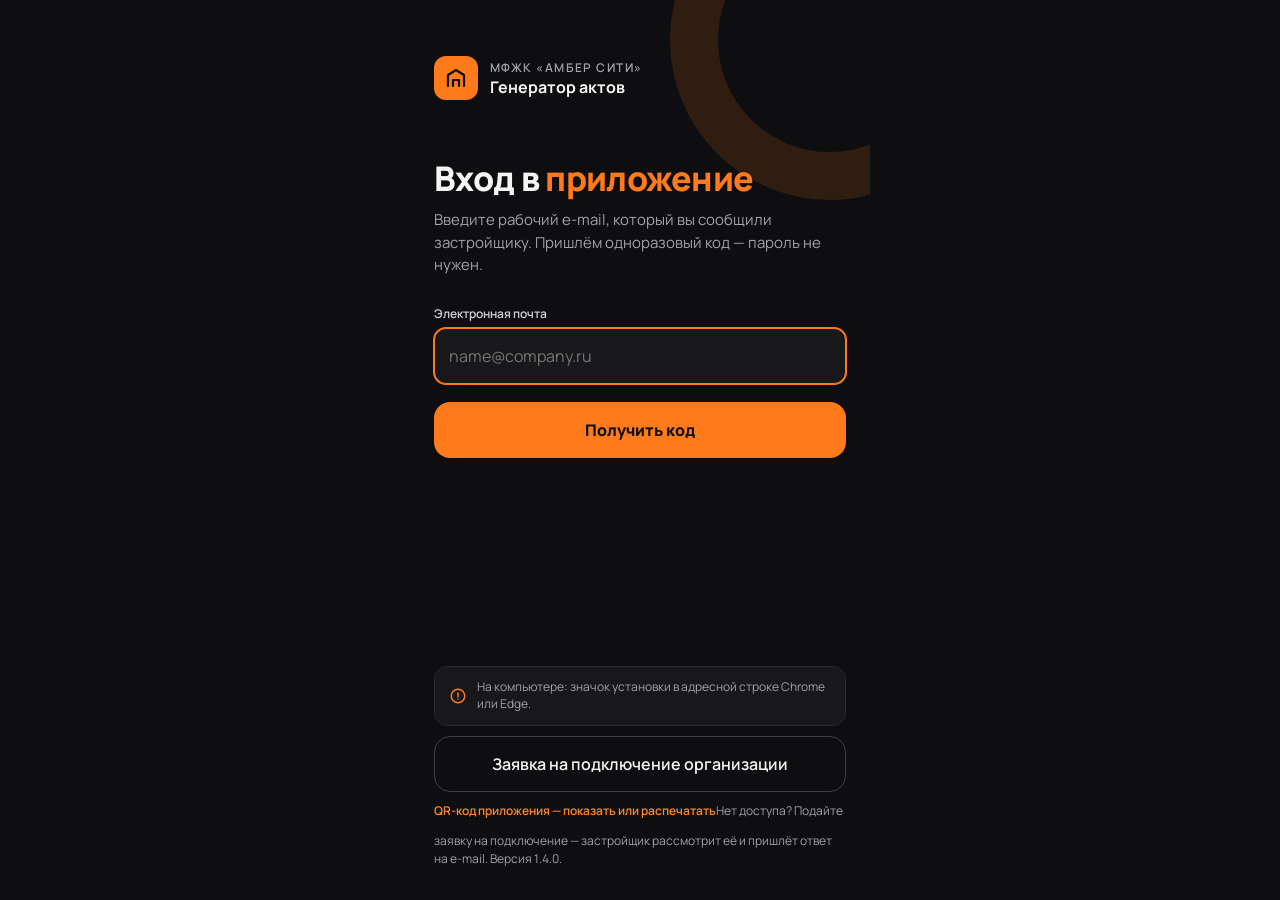
<file: index.html>
<!doctype html>
<html lang="ru">
<head>
<meta charset="utf-8">
<meta name="viewport" content="width=device-width, initial-scale=1, viewport-fit=cover">
<meta name="theme-color" content="#0E0E10">
<meta name="color-scheme" content="dark">
<meta name="apple-mobile-web-app-capable" content="yes">
<meta name="apple-mobile-web-app-status-bar-style" content="black-translucent">
<meta name="apple-mobile-web-app-title" content="Генератор актов">
<meta name="referrer" content="no-referrer">
<title>Генератор актов</title>
<meta name="description" content="Генератор актов: акты передачи фронта работ и мест производства работ — заявки подрядчиков и согласование застройщиком. Вход по рабочему e-mail.">
<meta property="og:type" content="website">
<meta property="og:site_name" content="Генератор актов">
<meta property="og:title" content="Генератор актов — МФЖК «Амбер Сити»">
<meta property="og:description" content="Акты передачи фронта и мест производства работ: заявки и согласование. Вход по рабочему e-mail — пароль не нужен.">
<meta property="og:url" content="https://samohin649-beep.github.io/generator-aktov/?o=amber">
<meta property="og:image" content="https://samohin649-beep.github.io/generator-aktov/icons/og.png">
<meta property="og:image:width" content="1200">
<meta property="og:image:height" content="630">
<meta property="og:locale" content="ru_RU">
<meta name="twitter:card" content="summary_large_image">
<link rel="manifest" href="manifest.webmanifest">
<link rel="icon" type="image/png" sizes="192x192" href="icons/icon-192.png">
<link rel="apple-touch-icon" href="icons/apple-180.png">
<link rel="preconnect" href="https://fonts.googleapis.com">
<link rel="preconnect" href="https://fonts.gstatic.com" crossorigin>
<link rel="stylesheet" href="https://fonts.googleapis.com/css2?family=Manrope:wght@400;500;600;700;800&family=JetBrains+Mono:wght@500&display=swap">
<link rel="stylesheet" href="css/app.css?v=1.4.0">
</head>
<body>
<div id="app"><div class="empty" style="padding-top:40vh"><span class="spin"></span> Загрузка…</div></div>
<noscript><div class="msg err" style="margin:20px">Включите JavaScript в браузере.</div></noscript>
<script src="config.js?v=1.4.0"></script>
<script src="js/app.js?v=1.4.0"></script>
</body>
</html>
</file>
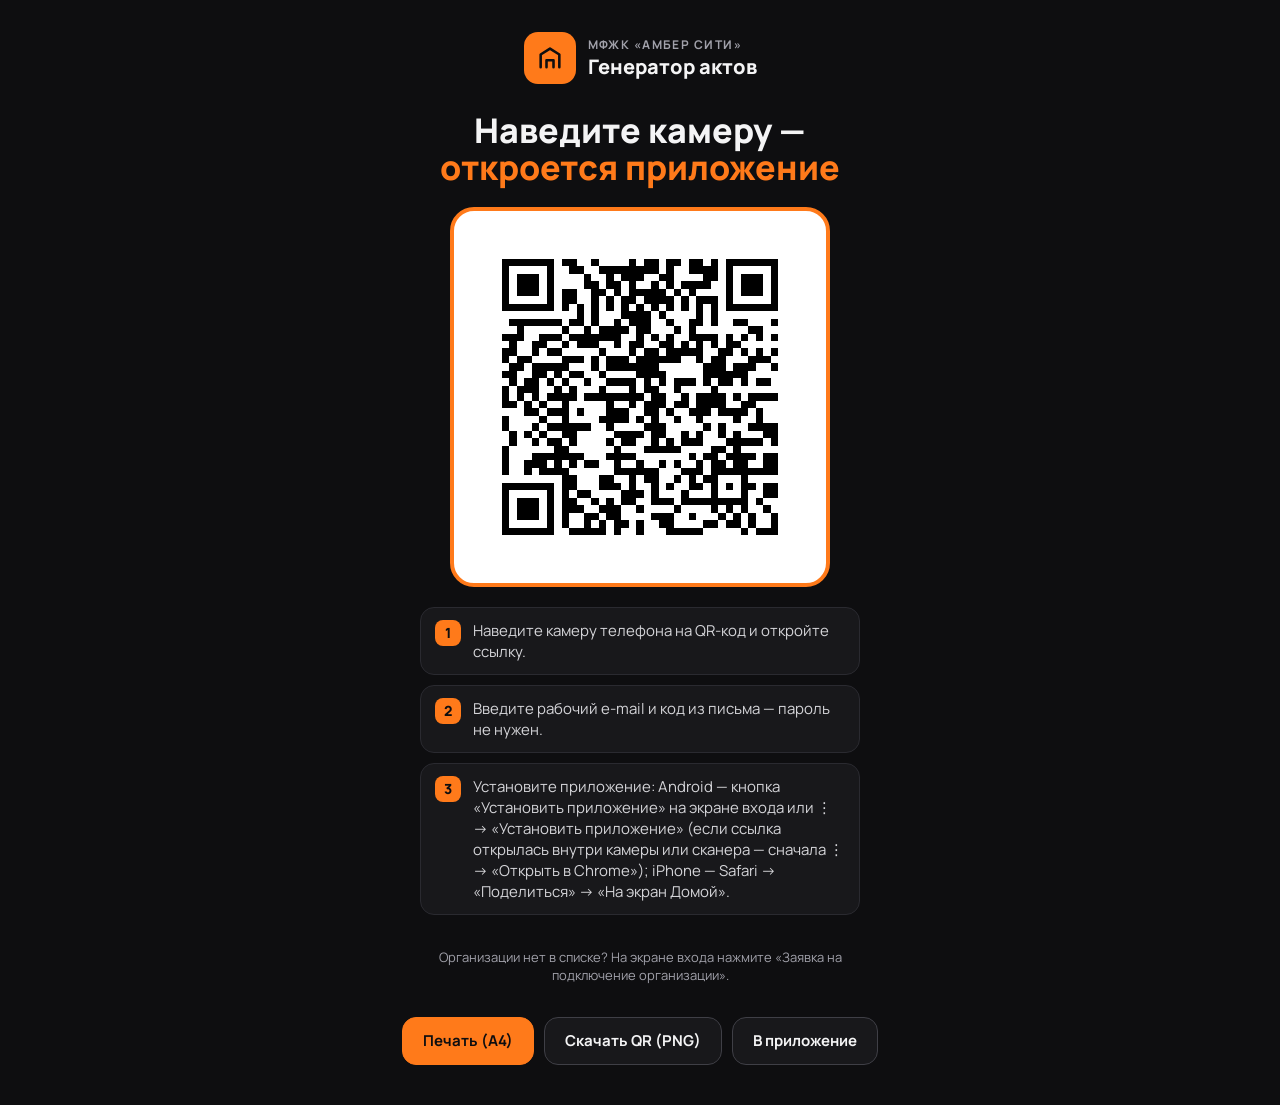
<file: qr.html>
<!doctype html>
<html lang="ru">
<head>
<meta charset="utf-8">
<meta name="viewport" content="width=device-width, initial-scale=1">
<meta name="theme-color" content="#0E0E10">
<title>QR-код — Генератор актов</title>
<link rel="icon" type="image/png" href="icons/icon-192.png">
<link rel="stylesheet" href="https://fonts.googleapis.com/css2?family=Manrope:wght@400;600;700;800&display=swap">
<style>
  :root { --bg:#0E0E10; --s1:#18181B; --line:#2A2A30; --tx:#F4F4F5; --tx2:#D4D4D8; --mut:#A1A1AA; --acc:#FF7A1A; }
  * { box-sizing: border-box; }
  body { margin:0; background:var(--bg); color:var(--tx); font-family:Manrope, system-ui, -apple-system, "Segoe UI", Roboto, sans-serif; }
  .sheet { max-width: 640px; margin: 0 auto; padding: 32px 20px 40px; display:flex; flex-direction:column; align-items:center; gap:20px; text-align:center; }
  .brand { display:flex; align-items:center; gap:12px; }
  .logo { width:52px; height:52px; border-radius:14px; background:var(--acc); display:flex; align-items:center; justify-content:center; }
  .brand .sub { font-size:12px; letter-spacing:.12em; text-transform:uppercase; color:var(--mut); font-weight:700; text-align:left; }
  .brand .main { font-size:20px; font-weight:800; text-align:left; }
  h1 { margin:8px 0 0; font-size:34px; line-height:1.1; font-weight:800; }
  h1 em { font-style:normal; color:var(--acc); }
  .qr { background:#fff; padding:18px; border-radius:24px; border:4px solid var(--acc); width:min(78vw, 380px); }
  .qr img { display:block; width:100%; height:auto; image-rendering:pixelated; }
  ol { margin:0; padding:0; list-style:none; display:grid; gap:10px; width:100%; max-width:440px; counter-reset:s; text-align:left; }
  ol li { counter-increment:s; display:flex; gap:12px; align-items:flex-start; background:var(--s1); border:1px solid var(--line); border-radius:14px; padding:12px 14px; font-size:15px; color:var(--tx2); }
  ol li::before { content:counter(s); flex:none; width:26px; height:26px; border-radius:8px; background:var(--acc); color:#0E0E10; font-weight:800; display:flex; align-items:center; justify-content:center; font-size:14px; }
  .note { font-size:13px; color:var(--mut); max-width:440px; }
  .btns { display:flex; gap:10px; flex-wrap:wrap; justify-content:center; }
  .btn { height:48px; padding:0 20px; border-radius:14px; border:1px solid #3F3F46; background:var(--s1); color:var(--tx); font:700 15px Manrope, sans-serif; display:inline-flex; align-items:center; text-decoration:none; cursor:pointer; }
  .btn.acc { background:var(--acc); border-color:var(--acc); color:#0E0E10; }
  /* печать: светлый лист А4, без кнопок */
  @page { size: A4; margin: 14mm; }
  @media print {
    body { background:#fff; color:#111; }
    .sheet { max-width:none; padding:0; gap:16px; }
    .brand .sub, .note { color:#555; }
    h1 { font-size:30pt; color:#111; }
    .qr { width:110mm; border-width:3mm; }
    ol li { background:#fff; border-color:#ccc; color:#222; font-size:13pt; }
    .btns { display:none; }
  }
</style>
</head>
<body>
<main class="sheet">
  <div class="brand">
    <div class="logo"><svg width="28" height="28" viewBox="0 0 24 24" fill="none" stroke="#0E0E10" stroke-width="2.2" stroke-linecap="round" stroke-linejoin="round" aria-hidden="true"><path d="M4 20V9l8-5 8 5v11"/><path d="M9 20v-6h6v6"/></svg></div>
    <div><div class="sub" id="obj">МФЖК «Амбер Сити»</div><div class="main">Генератор актов</div></div>
  </div>
  <h1>Наведите камеру —<br><em>откроется приложение</em></h1>
  <div class="qr"><img src="icons/qr-app.svg" alt="QR-код для входа в приложение «Генератор актов»" width="380" height="380"></div>
  <ol>
    <li>Наведите камеру телефона на QR-код и откройте ссылку.</li>
    <li>Введите рабочий e-mail и код из письма — пароль не нужен.</li>
    <li>Установите приложение: Android — кнопка «Установить приложение» на экране входа или ⋮ → «Установить приложение» (если ссылка открылась внутри камеры или сканера — сначала ⋮ → «Открыть в Chrome»); iPhone — Safari → «Поделиться» → «На экран Домой».</li>
  </ol>
  <p class="note">Организации нет в списке? На экране входа нажмите «Заявка на подключение организации».</p>
  <div class="btns">
    <button class="btn acc" type="button" onclick="window.print()">Печать (А4)</button>
    <a class="btn" href="icons/qr-app.png" download="QR-генератор-актов.png">Скачать QR (PNG)</a>
    <a class="btn" href="./">В приложение</a>
  </div>
</main>
</body>
</html>
</file>
<file: css/app.css>
/* Передача фронта — приложение. Тёмная тема, оранжевый акцент (утверждено 28.10.2026). */
:root {
  color-scheme: dark;
  --bg: #0E0E10; --s1: #18181B; --s2: #1F1F23; --line: #2A2A30; --line2: #3F3F46;
  --tx: #F4F4F5; --tx2: #D4D4D8; --mut: #A1A1AA; --mut2: #71717A;
  --acc: #FF7A1A; --acc-on: #0E0E10;
  --acc-dim-bg: #2B1A0C; --acc-dim-tx: #FF9A4D; --acc-dim-line: #5A3214;
  --acc-soft-bg: #231507; --acc-soft-tx: #FFC9A0;
  --bad: #F87171;
  --r: 14px; --r-lg: 18px;
  --font: Manrope, system-ui, -apple-system, "Segoe UI", Roboto, sans-serif;
  --mono: "JetBrains Mono", ui-monospace, SFMono-Regular, Menlo, monospace;
}
* { box-sizing: border-box; }
html, body { margin: 0; background: var(--bg); color: var(--tx); font-family: var(--font); -webkit-text-size-adjust: 100%; }
body { min-height: 100vh; }
a { color: #FF8A2B; text-decoration: none; } a:hover { color: #FFB070; }
button, input, select, textarea { font: inherit; color: inherit; }
button { cursor: pointer; }
button:disabled { opacity: .55; cursor: default; }
:focus-visible { outline: 2px solid var(--acc); outline-offset: 2px; }
.mono { font-family: var(--mono); }
.hidden { display: none !important; }
.sr { position: absolute; width: 1px; height: 1px; overflow: hidden; clip: rect(0 0 0 0); white-space: nowrap; }

/* каркас */
.wrap { max-width: 760px; margin: 0 auto; padding: 0 20px; }
.wrap.wide { max-width: 1440px; padding: 0 32px; }
.top { display: flex; align-items: center; justify-content: space-between; gap: 12px; padding: 22px 0 14px; }
.top .t-sub { font-size: 12px; color: var(--mut); }
.top .t-main { font-size: 22px; font-weight: 800; letter-spacing: -.01em; }
.eyebrow { font-size: 12px; font-weight: 700; letter-spacing: .12em; text-transform: uppercase; color: var(--acc); }
.row { display: flex; align-items: center; gap: 10px; }
.grow { flex: 1; min-width: 0; }

/* кнопки */
.btn { height: 56px; border-radius: 16px; border: none; background: var(--acc); color: var(--acc-on); font-size: 16px; font-weight: 800; padding: 0 20px;
  display: inline-flex; align-items: center; justify-content: center; gap: 8px; }
.btn.block { width: 100%; }
.btn.sm { height: 44px; border-radius: 12px; font-size: 14px; padding: 0 14px; }
.btn.ghost { background: transparent; color: var(--tx); border: 1px solid var(--line2); font-weight: 600; }
.btn.outline { background: transparent; color: var(--acc); border: 1.5px solid var(--acc); }
.btn.mute { background: transparent; color: var(--tx2); border: 1.5px solid #52525B; font-weight: 700; }
.icon-btn { width: 44px; height: 44px; border-radius: 12px; border: 1px solid var(--line); background: var(--s1); display: inline-flex; align-items: center; justify-content: center; color: var(--tx); flex: none; }
.icon-btn svg { width: 20px; height: 20px; }

/* поля */
.field { display: flex; flex-direction: column; gap: 6px; position: relative; }
.field label, .lbl { font-size: 12px; font-weight: 600; color: var(--tx2); }
.inp { height: 48px; border-radius: 12px; border: 1px solid var(--line2); background: var(--s1); color: var(--tx); padding: 0 14px; font-size: 16px; width: 100%; }
textarea.inp { height: auto; padding: 12px 14px; resize: vertical; min-height: 84px; }
.inp:focus { border-color: var(--acc); outline: none; box-shadow: 0 0 0 1px var(--acc); }
select.inp { appearance: none; background-image: linear-gradient(45deg, transparent 50%, var(--mut) 50%), linear-gradient(135deg, var(--mut) 50%, transparent 50%);
  background-position: calc(100% - 20px) 21px, calc(100% - 15px) 21px; background-size: 5px 5px; background-repeat: no-repeat; padding-right: 36px; }
.grid2 { display: grid; grid-template-columns: repeat(2, minmax(0, 1fr)); gap: 10px; }
.grid-pre { display: grid; grid-template-columns: 110px minmax(0, 1fr); gap: 10px; }
.sugg { position: absolute; left: 0; right: 0; top: 100%; margin-top: 4px; z-index: 20; border-radius: 12px; background: var(--s2); border: 1px solid var(--line); overflow: hidden;
  box-shadow: 0 12px 30px rgba(0,0,0,.45); }
.sugg button { display: block; width: 100%; text-align: left; padding: 12px 14px; background: transparent; border: none; font-size: 15px; color: var(--tx2); }
.sugg button.on, .sugg button:hover { background: var(--acc-dim-bg); color: var(--acc-soft-tx); }

/* сообщения */
.msg { border-radius: 14px; padding: 12px 14px; font-size: 14px; line-height: 1.45; margin: 10px 0; }
.msg.ok { background: var(--s1); border: 1px solid var(--line); color: var(--tx2); }
.msg.good { background: var(--acc-dim-bg); border: 1px solid var(--acc-dim-line); color: var(--acc-soft-tx); }
.msg.err { background: #2A1215; border: 1px solid #5B2228; color: #FECACA; }
.toast { position: fixed; left: 50%; transform: translateX(-50%); bottom: 96px; z-index: 60; max-width: min(560px, calc(100% - 32px)); width: max-content;
  border-radius: 14px; padding: 12px 16px; font-size: 14px; line-height: 1.4; background: #F4F4F5; color: #0E0E10; font-weight: 600; box-shadow: 0 12px 30px rgba(0,0,0,.5); }
.toast.err { background: #FECACA; }

/* вход */
.login { min-height: 100vh; display: flex; flex-direction: column; gap: 28px; padding: 56px 24px 32px; max-width: 460px; margin: 0 auto; position: relative; overflow: hidden; }
.login .ring { position: absolute; right: -120px; top: -120px; width: 320px; height: 320px; border-radius: 50%; border: 48px solid var(--acc); opacity: .14; pointer-events: none; }
.brand { display: flex; align-items: center; gap: 12px; }
.logo { width: 44px; height: 44px; border-radius: 12px; background: var(--acc); display: flex; align-items: center; justify-content: center; flex: none; }
.logo svg { width: 24px; height: 24px; }
.brand .b-sub { font-size: 12px; font-weight: 600; letter-spacing: .12em; text-transform: uppercase; color: var(--mut); }
.brand .b-main { font-size: 16px; font-weight: 700; }
.h1 { margin: 0; font-size: 34px; line-height: 1.1; font-weight: 800; letter-spacing: -.02em; }
.h1 em { font-style: normal; color: var(--acc); }
.lead { margin: 0; font-size: 15px; line-height: 1.5; color: var(--mut); }
.otp { position: relative; display: grid; grid-template-columns: repeat(6, minmax(0, 1fr)); gap: 8px; }
.otp .cell { height: 56px; border-radius: 12px; background: var(--bg); border: 1px solid var(--line2); display: flex; align-items: center; justify-content: center; font-family: var(--mono); font-size: 24px; }
.otp .cell.cur { border: 1.5px solid var(--acc); color: var(--acc); }
.otp input { position: absolute; inset: 0; width: 100%; height: 100%; opacity: 0; font-size: 16px; }
.panel { display: flex; flex-direction: column; gap: 12px; padding: 18px; border-radius: 16px; background: var(--s1); border: 1px solid var(--line); }
.foot { margin-top: auto; font-size: 12px; color: var(--mut); line-height: 1.5; }
.linkbtn { background: none; border: none; padding: 0; color: #FF8A2B; font-size: inherit; font-weight: 600; }

/* сегменты и плашки */
.seg { display: grid; grid-auto-columns: minmax(0, 1fr); grid-auto-flow: column; gap: 6px; padding: 4px; border-radius: 14px; background: var(--s1); }
.seg button { height: 40px; border-radius: 10px; border: none; background: transparent; color: var(--tx2); font-weight: 600; font-size: 14px; }
.seg button.on { background: var(--acc); color: var(--acc-on); font-weight: 800; }
.tiles { display: grid; grid-template-columns: repeat(3, minmax(0, 1fr)); gap: 8px; }
.tile { border-radius: 14px; background: var(--s1); border: 1px solid var(--line); padding: 12px; display: flex; flex-direction: column; gap: 2px; text-align: left; }
.tile b { font-size: 26px; font-weight: 800; line-height: 1; }
.tile span { font-size: 12px; color: var(--mut); }
.tile.on { background: var(--acc); border-color: var(--acc); color: var(--acc-on); }
.tile.on span { color: var(--acc-on); font-weight: 700; }
.search { height: 44px; border-radius: 12px; background: var(--s1); border: 1px solid var(--line); display: flex; align-items: center; gap: 10px; padding: 0 14px; }
.search input { flex: 1; border: none; background: transparent; color: var(--tx); font-size: 15px; outline: none; min-width: 0; }

/* карточки */
.list { display: flex; flex-direction: column; gap: 12px; padding: 14px 0 120px; }
.card { border-radius: var(--r-lg); background: var(--s1); border: 1px solid var(--line); padding: 16px; display: flex; flex-direction: column; gap: 10px; text-align: left; color: var(--tx); width: 100%; }
button.card { cursor: pointer; font: inherit; }
.card.hot { border: 1.5px solid var(--acc); }
.card .c-head { display: flex; justify-content: space-between; align-items: center; gap: 10px; }
.card .c-id { font-family: var(--mono); font-size: 13px; color: var(--mut); }
.card .c-title { font-size: 16px; font-weight: 700; line-height: 1.3; }
.card .c-sub { font-size: 13px; color: var(--mut); line-height: 1.45; }
.card .c-note { font-size: 13px; line-height: 1.45; padding: 10px 12px; border-radius: 12px; background: var(--acc-soft-bg); color: var(--acc-soft-tx); }
.card .c-btns { display: flex; gap: 8px; flex-wrap: wrap; }
.card .c-btns > * { flex: 1 1 120px; }
.chip { font-size: 12px; font-weight: 700; padding: 5px 10px; border-radius: 999px; white-space: nowrap; border: 1px solid transparent; }
.chip.wait { background: var(--acc-dim-bg); color: var(--acc-dim-tx); border-color: var(--acc-dim-line); }
.chip.fix { background: var(--acc); color: var(--acc-on); font-weight: 800; }
.chip.act { background: #F4F4F5; color: #0E0E10; }
.chip.bad { background: transparent; color: var(--mut); border-color: var(--line2); }
.empty { text-align: center; color: var(--mut); padding: 40px 16px; font-size: 14px; }
.fab { position: fixed; left: 0; right: 0; bottom: 0; padding: 12px 20px calc(20px + env(safe-area-inset-bottom)); background: linear-gradient(to top, var(--bg) 70%, rgba(14,14,16,0)); z-index: 30; }
.fab .btn { max-width: 720px; margin: 0 auto; display: flex; width: 100%; }

/* форма заявки */
.form { display: flex; flex-direction: column; gap: 14px; padding: 6px 0 140px; }
.note-row { display: flex; align-items: center; gap: 10px; padding: 12px 14px; border-radius: 14px; background: var(--s1); border: 1px solid var(--line); font-size: 12px; line-height: 1.4; color: var(--mut); }

/* застройщик */
.facts { display: grid; grid-template-columns: 110px minmax(0, 1fr); row-gap: 10px; column-gap: 12px; font-size: 14px; line-height: 1.35; }
.facts dt { color: var(--mut); margin: 0; } .facts dd { margin: 0; overflow-wrap: anywhere; }
.decide { display: flex; flex-direction: column; gap: 10px; }
.dev-grid { display: block; }
.dev-detail { display: flex; flex-direction: column; gap: 14px; padding-bottom: 32px; }
.dtable-box { overflow-x: auto; border-radius: 16px; border: 1px solid #232327; }
table.dtable { width: 100%; min-width: 720px; border-collapse: collapse; font-size: 14px; }
.dtable th { padding: 12px 16px; font-weight: 600; font-size: 12px; letter-spacing: .06em; text-transform: uppercase; color: var(--mut); background: #16161A; text-align: left; }
.dtable td { padding: 14px 16px; border-top: 1px solid #232327; color: var(--tx2); vertical-align: top; }
.dtable td.who { color: var(--tx); font-weight: 700; }
.dtable tr { cursor: pointer; }
.dtable tr.sel td { background: var(--acc-soft-bg); }
.dtable tr.sel td:first-child { box-shadow: inset 3px 0 0 var(--acc); color: var(--acc-soft-tx); }
.dtable tr:hover td { background: #1A1A1E; }
.dtable tr.sel:hover td { background: var(--acc-soft-bg); }
.only-wide { display: none; }
.dev-list { display: flex; flex-direction: column; gap: 12px; }
.dtable td.mono { white-space: nowrap; }
@media (min-width: 1000px) {
  .dev-grid { display: grid; grid-template-columns: minmax(0, 1fr) 420px; gap: 24px; align-items: start; }
  .dev-grid .dev-detail { position: sticky; top: 16px; border-radius: 20px; background: var(--s1); border: 1px solid var(--line); padding: 22px; }
  .only-wide { display: block; }
  .only-narrow { display: none !important; }
  .dev-grid .back-row { display: none; }
}
@media (max-width: 999px) {
  .dev-grid.has-sel .dev-list { display: none; }
  .dev-grid:not(.has-sel) .dev-detail { display: none; }
}
@media (max-width: 380px) {
  .h1 { font-size: 30px; }
  .facts, .grid-pre { grid-template-columns: 92px minmax(0, 1fr); }
}
.spin { width: 18px; height: 18px; border-radius: 50%; border: 2.5px solid currentColor; border-right-color: transparent; animation: sp 0.8s linear infinite; display: inline-block; }
@keyframes sp { to { transform: rotate(360deg); } }
@media (prefers-reduced-motion: reduce) { .spin { animation: none; } }
.btn span > svg:not([width]) { width: 18px; height: 18px; }
/* 1.1: согласующий, подключение */
.hint { font-size: 12px; color: var(--mut); min-height: 16px; }
.lbl-t { font-size: 12px; font-weight: 600; color: var(--tx2); }
select.inp:disabled { opacity: .55; }
.tags { display: flex; flex-wrap: wrap; gap: 8px; }
.tag { height: 40px; min-width: 56px; padding: 0 14px; border-radius: 12px; border: 1px solid var(--line2); background: var(--s1); color: var(--tx2); font-family: inherit; font-size: 14px; font-weight: 700; cursor: pointer; }
.tag.on { background: var(--acc); border-color: var(--acc); color: var(--acc-on); }
.trap { position: absolute; left: -9999px; width: 1px; height: 1px; opacity: 0; }
.tiles.t4 { grid-template-columns: repeat(4, minmax(0, 1fr)); }
/* 1.1.1: контактные лица */
.contact { border: 1px solid var(--line); border-radius: var(--r-lg); padding: 12px 14px 14px; margin: 0; display: flex; flex-direction: column; gap: 10px; background: var(--s1); min-width: 0; }
.contact legend { padding: 0 6px; font-size: 12px; font-weight: 700; color: var(--acc-dim-tx); display: flex; align-items: center; gap: 8px; }
.contact .x { width: 28px; height: 28px; border-radius: 8px; border: 1px solid var(--line2); background: transparent; color: var(--tx2); font-size: 18px; line-height: 1; cursor: pointer; }
.contacts { display: flex; flex-direction: column; gap: 12px; }
.contacts:empty { display: none; }
.add-contact { align-self: flex-start; }
.add-contact svg { width: 16px; height: 16px; }

/* 1.1.2: «Приложение» — пример мелким шрифтом */
#f_app::placeholder { font-size: 12px; opacity: .65; }
.install { margin-bottom: 10px; } .install .btn { margin-bottom: 0; }
.seg.seg4 { grid-auto-flow: row; grid-template-columns: repeat(2, minmax(0, 1fr)); }
.dr-item { display: grid; grid-template-columns: minmax(0, 1fr) 96px 84px; gap: 8px; }
@media (max-width: 420px) { .dr-item { grid-template-columns: minmax(0, 1fr) 84px 72px; } }

/* 1.4: виды актов у подрядчика — полными названиями */
.actnav { display: flex; flex-direction: column; gap: 4px; padding: 4px; border-radius: 14px; background: var(--s1); }
.actnav .an-grp { display: flex; flex-direction: column; gap: 6px; padding: 10px 8px 6px; border-radius: 10px; }
.actnav .an-t { font-size: 12px; font-weight: 700; color: var(--tx2); padding: 0 4px; }
.actnav .an-grp.on .an-t { color: var(--acc); }
.actnav .seg { padding: 0; background: transparent; }
.actnav .an-b { display: flex; align-items: center; justify-content: space-between; gap: 12px; min-height: 46px; padding: 0 14px; border-radius: 10px;
  border: none; border-top: 1px solid var(--line); background: transparent; color: var(--tx2); font-weight: 600; font-size: 14px; text-align: left; }
.actnav .an-b b { font-variant-numeric: tabular-nums; font-weight: 800; }
.actnav .an-b.on { background: var(--acc); color: var(--acc-on); font-weight: 800; border-top-color: transparent; }
/* 1.4: смысловой текст акта между полями формы */
.ctx { font-size: 12.5px; line-height: 1.45; color: var(--mut); opacity: .8; font-style: italic; padding: 2px 0 0 10px; border-left: 2px solid var(--line2); margin-bottom: -4px; }
/* 1.4: участники объекта */
.pt-row { display: flex; flex-direction: column; gap: 4px; padding: 12px 0; border-top: 1px solid var(--line); }
.pt-row:first-of-type { border-top: none; }
.pt-row .pt-main { font-size: 15px; font-weight: 700; line-height: 1.3; }
.pt-row .pt-sub { font-size: 13px; color: var(--mut); line-height: 1.45; }
.pt-row .pt-act { display: flex; gap: 14px; flex-wrap: wrap; margin-top: 4px; font-size: 13px; }
.pt-head { display: flex; justify-content: space-between; align-items: baseline; gap: 10px; }
.pt-head h2 { margin: 0; font-size: 17px; font-weight: 800; }
.chk { display: flex; align-items: center; gap: 10px; font-size: 14px; color: var(--tx2); }
.chk input { width: 20px; height: 20px; accent-color: var(--acc); }
</file>
